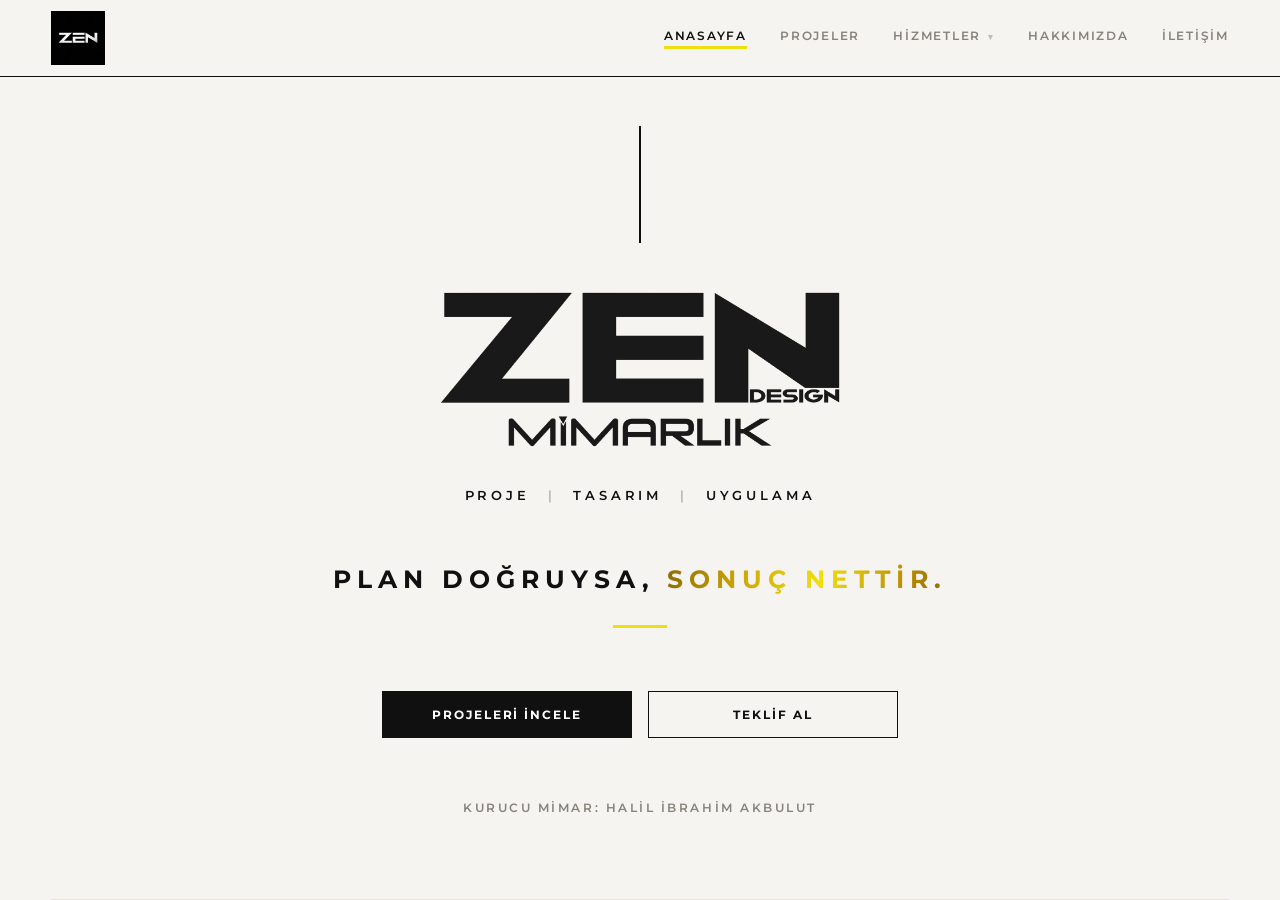
<file: index.html>
<!doctype html>
<html lang="tr">
  <head>
    <meta charset="UTF-8" />
    <meta name="viewport" content="width=device-width, initial-scale=1.0" />
    <title>ZEN DESIGN | Mimarlık</title>
    <meta
      name="description"
      content="ZEN DESIGN Mimarlık — Gaziantep merkezli proje, tasarım ve uygulama."
    />
    <meta name="theme-color" content="#f5f4f0" />
    <meta property="og:type" content="website" />
    <meta property="og:site_name" content="ZEN DESIGN Mimarlık" />
    <meta property="og:title" content="ZEN DESIGN Mimarlık" />
    <meta
      property="og:description"
      content="Gaziantep merkezli proje, tasarım ve uygulama."
    />
    <meta property="og:url" content="https://zendesignmimarlik.com/" />
    <meta property="og:image" content="https://zendesignmimarlik.com/og-image.jpg" />
    <meta name="twitter:card" content="summary" />
    <link rel="icon" type="image/png" sizes="96x96" href="favicon.png" />
    <link rel="apple-touch-icon" sizes="180x180" href="apple-touch-icon.png" />
    <link
      rel="stylesheet"
      href="https://fonts.googleapis.com/css2?family=Montserrat:wght@400;500;600;700;800&display=swap"
    />
    <link rel="stylesheet" href="styles.css" />
  </head>
  <body class="home-page">
    <header class="site-header">
      <div class="header-inner">
        <a class="brand" href="index.html" aria-label="ZEN DESIGN Mimarlık — Anasayfa"><img src="zen-icon.jpg" alt="ZEN DESIGN" /></a>
        <nav class="site-nav" aria-label="Ana menü">
          <a href="index.html" class="active">ANASAYFA</a>
          <a href="portfolio.html">PROJELER</a>
          <div class="nav-item">
            <a href="hizmetler.html">HİZMETLER</a>
            <div class="dropdown">
              <a href="hizmetler.html#paket-proje">Paket Proje</a>
              <a href="hizmetler.html#ic-mekan">İç Mekan</a>
              <a href="hizmetler.html#anahtar-teslim">Anahtar Teslim Uygulama</a>
            </div>
          </div>
          <a href="hakkimizda.html">HAKKIMIZDA</a>
          <a href="iletisim.html">İLETİŞİM</a>
        </nav>
      </div>
    </header>

    <main class="home-main">
      <section class="hero hero-home">
        <div class="hero-content hero-content-home">
          <div class="hero-drop" aria-hidden="true"></div>
          <h1 class="hero-title hero-logo">
            <img
              src="zen-logo-dark.png"
              alt="ZEN DESIGN Mimarlık"
              width="1400"
              height="543"
              fetchpriority="high"
            />
          </h1>
          <p class="hero-lead">
            PROJE <span class="sep" aria-hidden="true">|</span> TASARIM
            <span class="sep" aria-hidden="true">|</span> UYGULAMA
          </p>

          <p class="hero-tagline">
            Plan doğruysa, <span class="tagline-accent">sonuç nettir.</span>
          </p>

          <div class="hero-actions">
            <a class="btn-copper btn-solid" href="portfolio.html">Projeleri İncele</a>
            <a class="btn-copper" href="iletisim.html">Teklif Al</a>
          </div>

          <p class="hero-founder">Kurucu Mimar: Halil İbrahim Akbulut</p>
        </div>
        <div class="hero-bottom-line" aria-hidden="true"></div>
      </section>
    </main>

    <footer class="site-footer">
      <p></p>
    </footer>
    <script src="site.js"></script>
  </body>
</html>
</file>
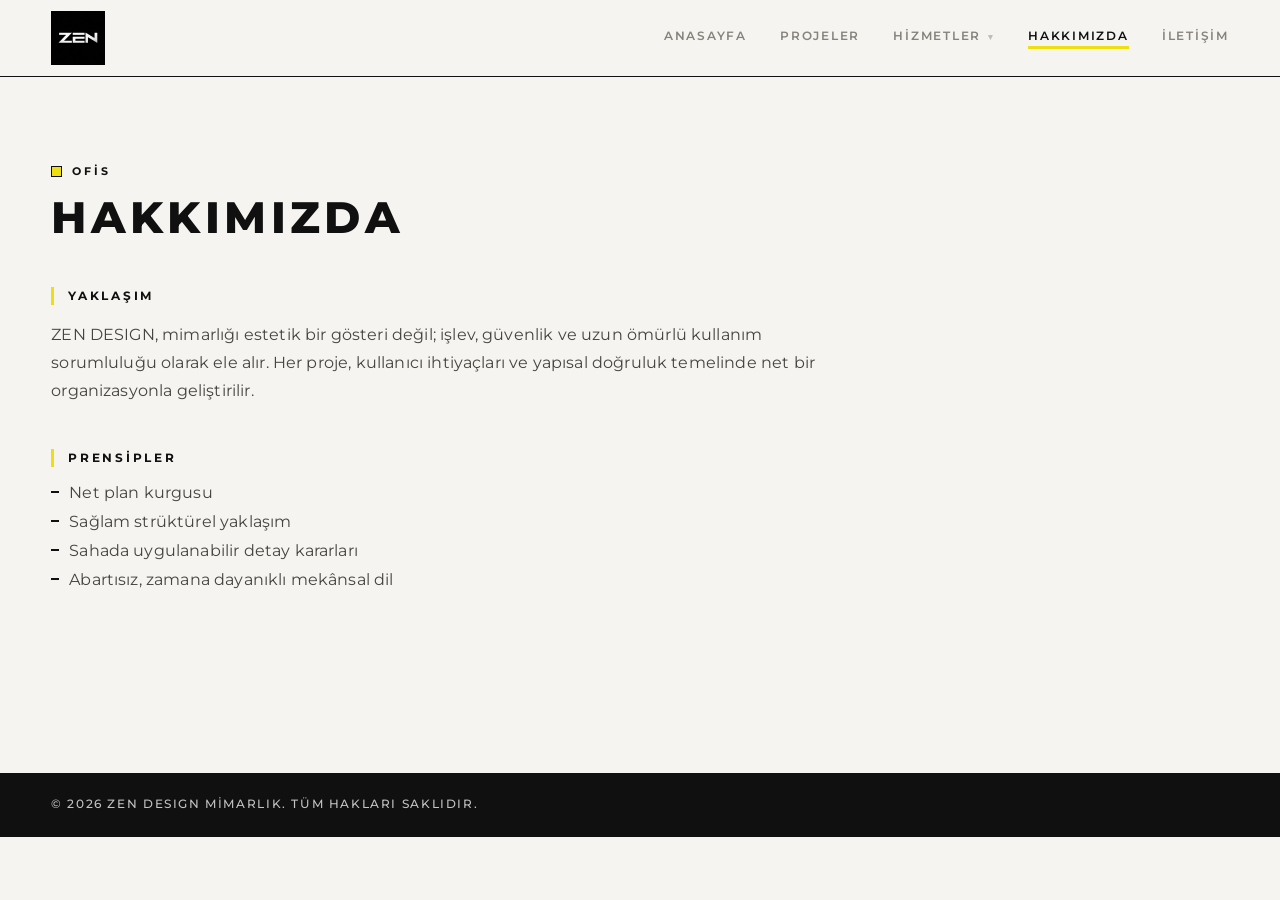
<file: hakkimizda.html>
<!doctype html>
<html lang="tr">
  <head>
    <meta charset="UTF-8" />
    <meta name="viewport" content="width=device-width, initial-scale=1.0" />
    <title>Hakkımızda | ZEN DESIGN</title>
    <link rel="icon" type="image/png" sizes="96x96" href="favicon.png" />
    <link rel="apple-touch-icon" sizes="180x180" href="apple-touch-icon.png" />
    <link
      rel="stylesheet"
      href="https://fonts.googleapis.com/css2?family=Montserrat:wght@400;500;600;700;800&display=swap"
    />
    <link rel="stylesheet" href="styles.css" />
  </head>
  <body class="home-page">
    <header class="site-header">
      <div class="header-inner">
        <a class="brand" href="index.html" aria-label="ZEN DESIGN Mimarlık — Anasayfa"><img src="zen-icon.jpg" alt="ZEN DESIGN" /></a>
        <nav class="site-nav" aria-label="Ana menü">
          <a href="index.html">ANASAYFA</a>
          <a href="portfolio.html">PROJELER</a>
          <div class="nav-item">
            <a href="hizmetler.html">HİZMETLER</a>
            <div class="dropdown">
              <a href="hizmetler.html#paket-proje">Paket Proje</a>
              <a href="hizmetler.html#ic-mekan">İç Mekan</a>
              <a href="hizmetler.html#anahtar-teslim">Anahtar Teslim Uygulama</a>
            </div>
          </div>
          <a href="hakkimizda.html" class="active">HAKKIMIZDA</a>
          <a href="iletisim.html">İLETİŞİM</a>
        </nav>
      </div>
    </header>

    <main>
      <section class="section">
        <div class="container">
          <header class="section-head">
            <p class="eyebrow">Ofis</p>
            <h1 class="page-title">Hakkımızda</h1>
          </header>

          <div class="content-block">
            <h2>Yaklaşım</h2>
            <p>
              ZEN DESIGN, mimarlığı estetik bir gösteri değil; işlev, güvenlik
              ve uzun ömürlü kullanım sorumluluğu olarak ele alır. Her proje,
              kullanıcı ihtiyaçları ve yapısal doğruluk temelinde net bir
              organizasyonla geliştirilir.
            </p>
          </div>

          <div class="content-block">
            <h2>Prensipler</h2>
            <ul class="info-list">
              <li>Net plan kurgusu</li>
              <li>Sağlam strüktürel yaklaşım</li>
              <li>Sahada uygulanabilir detay kararları</li>
              <li>Abartısız, zamana dayanıklı mekânsal dil</li>
            </ul>
          </div>
        </div>
      </section>
    </main>

    <footer class="site-footer">
      <p>&copy; 2026 ZEN DESIGN Mimarlık. Tüm hakları saklıdır.</p>
    </footer>
    <script src="site.js"></script>
  </body>
</html>
</file>
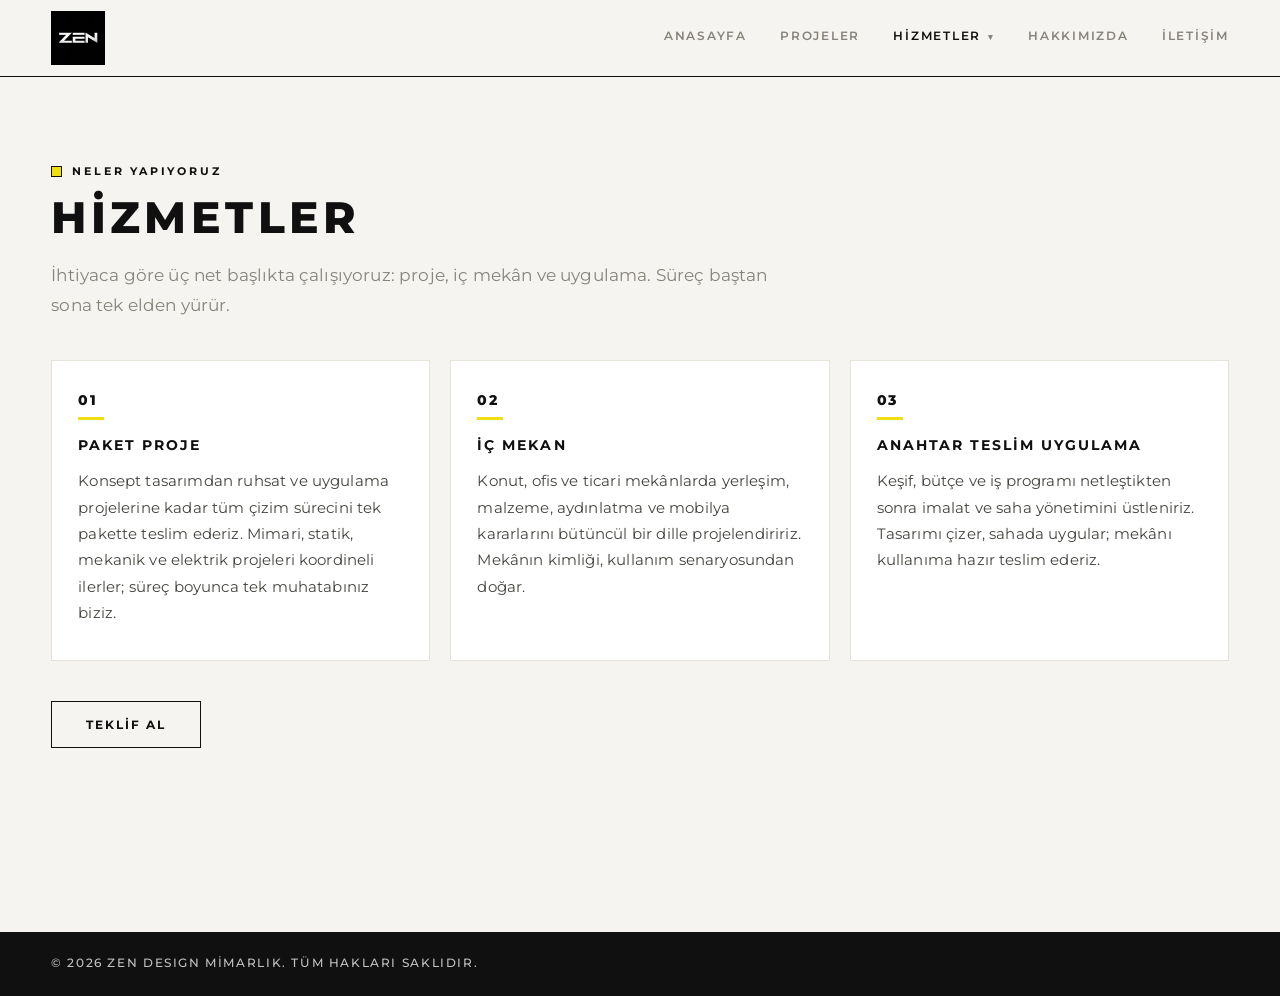
<file: hizmetler.html>
<!doctype html>
<html lang="tr">
  <head>
    <meta charset="UTF-8" />
    <meta name="viewport" content="width=device-width, initial-scale=1.0" />
    <title>Hizmetler | ZEN DESIGN</title>
    <meta
      name="description"
      content="ZEN DESIGN Mimarlık hizmetleri: paket proje, iç mekân tasarımı ve anahtar teslim uygulama."
    />
    <link rel="icon" type="image/png" sizes="96x96" href="favicon.png" />
    <link rel="apple-touch-icon" sizes="180x180" href="apple-touch-icon.png" />
    <link
      rel="stylesheet"
      href="https://fonts.googleapis.com/css2?family=Montserrat:wght@400;500;600;700;800&display=swap"
    />
    <link rel="stylesheet" href="styles.css" />
  </head>
  <body class="home-page">
    <header class="site-header">
      <div class="header-inner">
        <a class="brand" href="index.html" aria-label="ZEN DESIGN Mimarlık — Anasayfa"><img src="zen-icon.jpg" alt="ZEN DESIGN" /></a>
        <nav class="site-nav" aria-label="Ana menü">
          <a href="index.html">ANASAYFA</a>
          <a href="portfolio.html">PROJELER</a>
          <div class="nav-item">
            <a href="hizmetler.html" class="active">HİZMETLER</a>
            <div class="dropdown">
              <a href="hizmetler.html#paket-proje">Paket Proje</a>
              <a href="hizmetler.html#ic-mekan">İç Mekan</a>
              <a href="hizmetler.html#anahtar-teslim">Anahtar Teslim Uygulama</a>
            </div>
          </div>
          <a href="hakkimizda.html">HAKKIMIZDA</a>
          <a href="iletisim.html">İLETİŞİM</a>
        </nav>
      </div>
    </header>

    <main>
      <section class="section">
        <div class="container">
          <header class="section-head">
            <p class="eyebrow">Neler Yapıyoruz</p>
            <h1 class="page-title">Hizmetler</h1>
            <p class="lead">
              İhtiyaca göre üç net başlıkta çalışıyoruz: proje, iç mekân ve
              uygulama. Süreç baştan sona tek elden yürür.
            </p>
          </header>

          <div class="service-grid">
            <article class="service-card" id="paket-proje">
              <p class="service-no">01</p>
              <h2>Paket Proje</h2>
              <p class="service-text">
                Konsept tasarımdan ruhsat ve uygulama projelerine kadar tüm
                çizim sürecini tek pakette teslim ederiz. Mimari, statik,
                mekanik ve elektrik projeleri koordineli ilerler; süreç
                boyunca tek muhatabınız biziz.
              </p>
            </article>

            <article class="service-card" id="ic-mekan">
              <p class="service-no">02</p>
              <h2>İç Mekan</h2>
              <p class="service-text">
                Konut, ofis ve ticari mekânlarda yerleşim, malzeme,
                aydınlatma ve mobilya kararlarını bütüncül bir dille
                projelendiririz. Mekânın kimliği, kullanım senaryosundan
                doğar.
              </p>
            </article>

            <article class="service-card" id="anahtar-teslim">
              <p class="service-no">03</p>
              <h2>Anahtar Teslim Uygulama</h2>
              <p class="service-text">
                Keşif, bütçe ve iş programı netleştikten sonra imalat ve saha
                yönetimini üstleniriz. Tasarımı çizer, sahada uygular; mekânı
                kullanıma hazır teslim ederiz.
              </p>
            </article>
          </div>

          <div class="service-cta">
            <a class="btn-copper" href="iletisim.html">Teklif Al</a>
          </div>
        </div>
      </section>
    </main>

    <footer class="site-footer">
      <p>&copy; 2026 ZEN DESIGN Mimarlık. Tüm hakları saklıdır.</p>
    </footer>
    <script src="site.js"></script>
  </body>
</html>
</file>
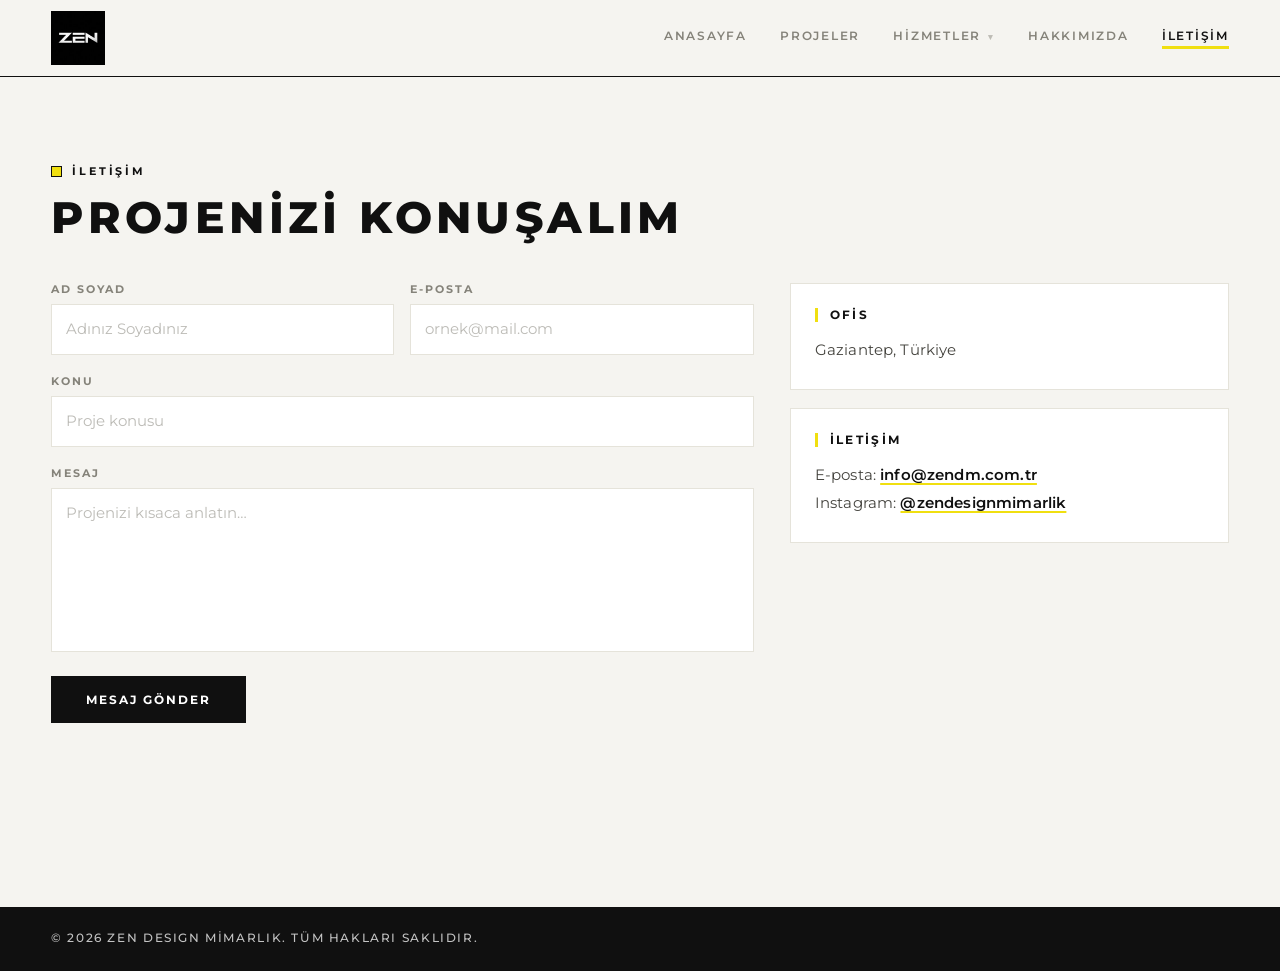
<file: iletisim.html>
<!doctype html>
<html lang="tr">
  <head>
    <meta charset="UTF-8" />
    <meta name="viewport" content="width=device-width, initial-scale=1.0" />
    <title>İletişim | ZEN DESIGN</title>
    <link rel="icon" type="image/png" sizes="96x96" href="favicon.png" />
    <link rel="apple-touch-icon" sizes="180x180" href="apple-touch-icon.png" />
    <link
      rel="stylesheet"
      href="https://fonts.googleapis.com/css2?family=Montserrat:wght@400;500;600;700;800&display=swap"
    />
    <link rel="stylesheet" href="styles.css" />
  </head>
  <body class="home-page">
    <header class="site-header">
      <div class="header-inner">
        <a class="brand" href="index.html" aria-label="ZEN DESIGN Mimarlık — Anasayfa"><img src="zen-icon.jpg" alt="ZEN DESIGN" /></a>
        <nav class="site-nav" aria-label="Ana menü">
          <a href="index.html">ANASAYFA</a>
          <a href="portfolio.html">PROJELER</a>
          <div class="nav-item">
            <a href="hizmetler.html">HİZMETLER</a>
            <div class="dropdown">
              <a href="hizmetler.html#paket-proje">Paket Proje</a>
              <a href="hizmetler.html#ic-mekan">İç Mekan</a>
              <a href="hizmetler.html#anahtar-teslim">Anahtar Teslim Uygulama</a>
            </div>
          </div>
          <a href="hakkimizda.html">HAKKIMIZDA</a>
          <a href="iletisim.html" class="active">İLETİŞİM</a>
        </nav>
      </div>
    </header>

    <main>
      <section class="section">
        <div class="container">
          <header class="section-head">
            <p class="eyebrow">İletişim</p>
            <h1 class="page-title">Projenizi Konuşalım</h1>
          </header>

          <div class="contact-layout">
            <!-- Form: formspree.io üzerinden ücretsiz bir form oluşturun,
                 aldığınız ID'yi data-formspree-id değerine yazın. -->
            <form class="contact-form" id="contact-form" novalidate
                  data-formspree-id="">
              <div class="form-row">
                <div class="form-group">
                  <label for="cf-name">Ad Soyad</label>
                  <input type="text" id="cf-name" name="name"
                         placeholder="Adınız Soyadınız" required autocomplete="name" />
                </div>
                <div class="form-group">
                  <label for="cf-email">E-posta</label>
                  <input type="email" id="cf-email" name="email"
                         placeholder="ornek@mail.com" required autocomplete="email" />
                </div>
              </div>
              <div class="form-group">
                <label for="cf-subject">Konu</label>
                <input type="text" id="cf-subject" name="subject"
                       placeholder="Proje konusu" required />
              </div>
              <div class="form-group">
                <label for="cf-message">Mesaj</label>
                <textarea id="cf-message" name="message" rows="6"
                          placeholder="Projenizi kısaca anlatın…" required></textarea>
              </div>
              <button type="submit" class="btn-copper">Mesaj Gönder</button>
              <p id="form-success" class="form-success">
                Mesajınız iletildi. En kısa sürede dönüş yapacağız.
              </p>
            </form>

            <aside class="contact-aside">
              <article class="panel">
                <h3>Ofis</h3>
                <p>Gaziantep, Türkiye</p>
              </article>
              <article class="panel">
                <h3>İletişim</h3>
                <p>
                  E-posta:
                  <a href="mailto:info@zendm.com.tr">info@zendm.com.tr</a><br />
                  Instagram:
                  <a
                    href="https://www.instagram.com/zendesignmimarlik"
                    target="_blank"
                    rel="noopener"
                    >@zendesignmimarlik</a
                  >
                </p>
              </article>
            </aside>
          </div>
        </div>
      </section>
    </main>

    <footer class="site-footer">
      <p>&copy; 2026 ZEN DESIGN Mimarlık. Tüm hakları saklıdır.</p>
    </footer>
    <script src="site.js"></script>
  </body>
</html>
</file>
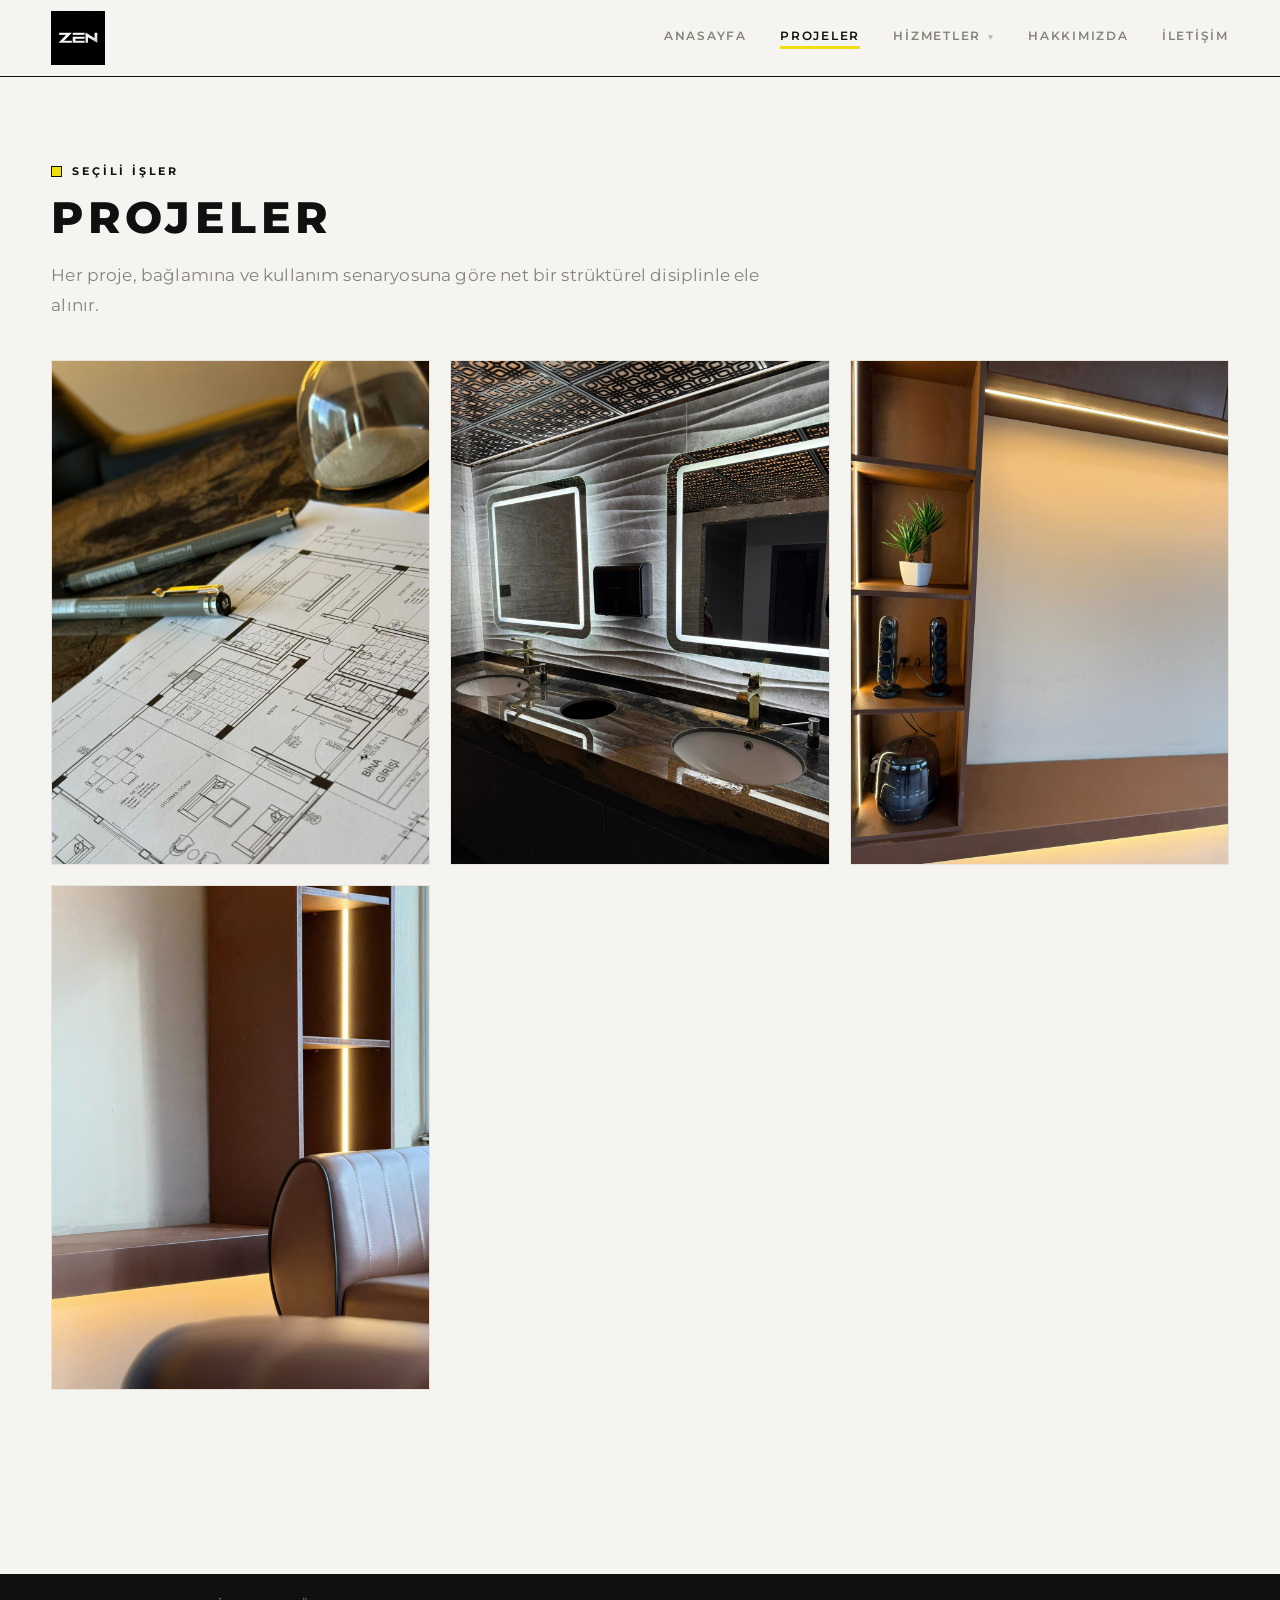
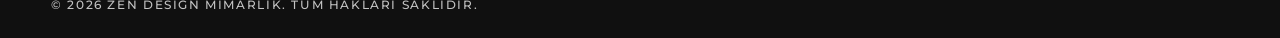
<file: portfolio.html>
<!doctype html>
<html lang="tr">
  <head>
    <meta charset="UTF-8" />
    <meta name="viewport" content="width=device-width, initial-scale=1.0" />
    <title>Projeler | ZEN DESIGN</title>
    <link rel="icon" type="image/png" sizes="96x96" href="favicon.png" />
    <link rel="apple-touch-icon" sizes="180x180" href="apple-touch-icon.png" />
    <link
      rel="stylesheet"
      href="https://fonts.googleapis.com/css2?family=Montserrat:wght@400;500;600;700;800&display=swap"
    />
    <link rel="stylesheet" href="styles.css" />
  </head>
  <body class="home-page">
    <header class="site-header">
      <div class="header-inner">
        <a class="brand" href="index.html" aria-label="ZEN DESIGN Mimarlık — Anasayfa"><img src="zen-icon.jpg" alt="ZEN DESIGN" /></a>
        <nav class="site-nav" aria-label="Ana menü">
          <a href="index.html">ANASAYFA</a>
          <a href="portfolio.html" class="active">PROJELER</a>
          <div class="nav-item">
            <a href="hizmetler.html">HİZMETLER</a>
            <div class="dropdown">
              <a href="hizmetler.html#paket-proje">Paket Proje</a>
              <a href="hizmetler.html#ic-mekan">İç Mekan</a>
              <a href="hizmetler.html#anahtar-teslim">Anahtar Teslim Uygulama</a>
            </div>
          </div>
          <a href="hakkimizda.html">HAKKIMIZDA</a>
          <a href="iletisim.html">İLETİŞİM</a>
        </nav>
      </div>
    </header>

    <main>
      <section class="section">
        <div class="container">
          <header class="section-head">
            <p class="eyebrow">Seçili İşler</p>
            <h1 class="page-title">Projeler</h1>
            <p class="lead">
              Her proje, bağlamına ve kullanım senaryosuna göre net bir
              strüktürel disiplinle ele alınır.
            </p>
          </header>

          <div class="project-grid">
            <article class="project-card">
              <img
                src="image1.jpeg"
                alt="Modern konut cephesi"
                loading="lazy"
                decoding="async"
              />
              <div class="project-overlay">
                <div>
                  <p class="project-name">Modern Konut</p>
                  <p class="project-meta">Dış cephe ve giriş kurgusu</p>
                </div>
              </div>
            </article>

            <article class="project-card">
              <img
                src="image2.jpeg"
                alt="Salon iç mekan tasarımı"
                loading="lazy"
                decoding="async"
              />
              <div class="project-overlay">
                <div>
                  <p class="project-name">Salon İç Mekan</p>
                  <p class="project-meta">Aydınlatma ve mobilya dili</p>
                </div>
              </div>
            </article>

            <article class="project-card">
              <img
                src="image3.jpeg"
                alt="Yatak odası iç mekan tasarımı"
                loading="lazy"
                decoding="async"
              />
              <div class="project-overlay">
                <div>
                  <p class="project-name">Yatak Odası</p>
                  <p class="project-meta">Doku, renk ve depolama çözümü</p>
                </div>
              </div>
            </article>

            <article class="project-card">
              <img
                src="image4.jpeg"
                alt="Mutfak tasarım detayı"
                loading="lazy"
                decoding="async"
              />
              <div class="project-overlay">
                <div>
                  <p class="project-name">Mutfak Tasarımı</p>
                  <p class="project-meta">Fonksiyonel yerleşim ve yüzeyler</p>
                </div>
              </div>
            </article>
          </div>
        </div>
      </section>
    </main>

    <footer class="site-footer">
      <p>&copy; 2026 ZEN DESIGN Mimarlık. Tüm hakları saklıdır.</p>
    </footer>
    <script src="site.js"></script>
  </body>
</html>
</file>
<file: styles.css>
/* ═══════════════════════════════════════════════════════════
   ZEN DESIGN MİMARLIK — tasarım sistemi
   Açık zemin, siyah tipografi, ince çizgi motifleri.
   Sarı (--yellow) yalnızca detay olarak kullanılır: eyebrow
   karesi, başlık çubukları, aktif nav çizgisi, hover durumları.
═══════════════════════════════════════════════════════════ */

:root {
  --bg: #f5f4f0;
  --surface: #ffffff;
  --ink: #101010;
  --body-text: #45443f;
  --muted: #85837a;
  --yellow: #f0df10;
  --line: #101010;
  --line-soft: #e5e3da;
  --max-width: 1180px;
}

* {
  margin: 0;
  padding: 0;
  box-sizing: border-box;
}

html {
  scroll-behavior: smooth;
}

html,
body {
  min-height: 100%;
}

body {
  font-family: "Montserrat", Arial, sans-serif;
  font-size: 16px;
  color: var(--body-text);
  background: var(--bg);
  overflow-x: hidden;
  letter-spacing: 0.01em;
  -webkit-font-smoothing: antialiased;
}

::selection {
  background: var(--yellow);
  color: var(--ink);
}

:focus-visible {
  outline: 2px solid var(--ink);
  outline-offset: 3px;
}

a {
  color: inherit;
  text-decoration: none;
}

img {
  display: block;
  width: 100%;
  height: auto;
}

h1,
h2,
h3 {
  color: var(--ink);
  font-weight: 700;
}

.container {
  width: min(var(--max-width), 92vw);
  margin: 0 auto;
}

/* ─── HEADER ─────────────────────────────────────────────── */

.site-header {
  position: fixed;
  top: 0;
  left: 0;
  right: 0;
  z-index: 30;
  border-bottom: 1px solid var(--line);
  background: rgba(245, 244, 240, 0.9);
  backdrop-filter: blur(10px);
}

.header-inner {
  width: min(var(--max-width), 92vw);
  margin: 0 auto;
  min-height: 76px;
  display: flex;
  align-items: center;
  justify-content: space-between;
  gap: 20px;
}

.brand {
  display: flex;
  align-items: center;
  flex-shrink: 0;
  transition: opacity 180ms ease;
}

.brand img {
  width: auto;
  height: 54px;
}

.brand:hover {
  opacity: 0.7;
}

.site-nav {
  display: flex;
  align-items: center;
  gap: clamp(16px, 2.6vw, 38px);
  font-size: 0.78rem;
  font-weight: 600;
  text-transform: uppercase;
  letter-spacing: 0.14em;
}

.site-nav a {
  position: relative;
  color: var(--muted);
  padding-bottom: 6px;
  white-space: nowrap;
  transition: color 180ms ease;
}

.site-nav a.active,
.site-nav a:hover {
  color: var(--ink);
}

.site-nav a.active::after {
  content: "";
  position: absolute;
  left: 0;
  right: 0;
  bottom: 0;
  height: 3px;
  background: var(--yellow);
}

/* ─── NAV DROPDOWN (Hizmetler) ───────────────────────────── */

.nav-item {
  position: relative;
  display: flex;
  align-items: center;
}

.nav-item > a::after {
  content: "▾";
  margin-left: 7px;
  font-size: 0.72em;
  opacity: 0.5;
}

.site-nav .nav-item > a.active::after {
  content: "▾";
  position: static;
  height: auto;
  background: none;
}

.dropdown {
  position: absolute;
  top: 100%;
  left: 50%;
  transform: translate(-50%, 8px);
  min-width: 240px;
  display: flex;
  flex-direction: column;
  padding: 8px 0;
  background: var(--surface);
  border: 1px solid var(--ink);
  box-shadow: 0 16px 34px rgba(16, 16, 16, 0.12);
  opacity: 0;
  visibility: hidden;
  pointer-events: none;
  transition: opacity 180ms ease, transform 180ms ease;
}

.dropdown::before {
  content: "";
  position: absolute;
  top: -16px;
  left: 0;
  right: 0;
  height: 16px;
}

.nav-item:hover .dropdown,
.nav-item:focus-within .dropdown {
  opacity: 1;
  visibility: visible;
  pointer-events: auto;
  transform: translate(-50%, 0);
}

.dropdown a {
  padding: 11px 18px;
  font-size: 0.7rem;
  letter-spacing: 0.12em;
  color: var(--body-text);
  transition: color 160ms ease, background-color 160ms ease;
}

.dropdown a:hover {
  color: var(--ink);
  background: var(--yellow);
}

main {
  padding-top: 76px;
}

.home-main {
  padding-top: 76px;
}

/* ─── HOME HERO ──────────────────────────────────────────── */

.hero-home {
  min-height: calc(100svh - 76px);
  display: flex;
  flex-direction: column;
  align-items: center;
}

.hero-content-home {
  width: min(820px, 92vw);
  padding-top: clamp(30px, 5.5vh, 64px);
  display: flex;
  flex-direction: column;
  align-items: center;
  text-align: center;
}

/* Referans afişteki dikey çizgi motifi: logoya inen ince hat */
.hero-drop {
  width: 2px;
  height: clamp(64px, 13vh, 128px);
  background: var(--ink);
}

/*
  Marka kilidi: ZEN DESIGN.pdf'ten üretilen zen-logo-dark.png
  (ZEN + DESIGN + MİMARLIK), açık zemin için siyah versiyon.
*/
.hero-content-home .hero-title.hero-logo {
  width: 100%;
  margin-top: clamp(30px, 5.5vh, 56px);
  display: flex;
  justify-content: center;
}

.hero-logo img {
  width: min(400px, 72vw);
  height: auto;
}

.hero-lead {
  margin-top: clamp(26px, 4.5vh, 44px);
  font-size: clamp(0.72rem, 1vw, 0.86rem);
  font-weight: 600;
  letter-spacing: 0.3em;
  text-transform: uppercase;
  color: var(--ink);
  text-align: center;
}

.hero-lead .sep {
  color: var(--muted);
  font-weight: 400;
  margin: 0 clamp(4px, 1vw, 10px);
}

.hero-content-home .hero-tagline {
  margin-top: clamp(40px, 6.5vh, 72px);
  font-size: clamp(1.05rem, 2.2vw, 1.55rem);
  font-weight: 700;
  letter-spacing: 0.24em;
  text-transform: uppercase;
  color: var(--ink);
  line-height: 1.5;
  text-align: center;
}

.hero-content-home .hero-tagline::after {
  content: "";
  display: block;
  width: 54px;
  height: 3px;
  background: var(--yellow);
  margin: clamp(20px, 3vh, 30px) auto 0;
}

/* "sonuç nettir." — altın sarısı degrade vurgu (metne kırpılmış gradyan) */
.hero-tagline .tagline-accent {
  background: linear-gradient(
    100deg,
    #8f6c03 0%,
    #d4ad06 30%,
    #f2df0d 55%,
    #b98c05 85%,
    #8f6c03 100%
  );
  -webkit-background-clip: text;
  background-clip: text;
  -webkit-text-fill-color: transparent;
  color: transparent;
}

.hero-actions {
  margin-top: clamp(44px, 7vh, 84px);
  display: flex;
  gap: 16px;
  flex-wrap: wrap;
  justify-content: center;
}

.hero-actions .btn-copper {
  min-width: clamp(200px, 22vw, 250px);
}

.hero-founder {
  margin-top: clamp(44px, 7vh, 80px);
  margin-bottom: 22px;
  font-size: 0.72rem;
  font-weight: 600;
  letter-spacing: 0.22em;
  text-transform: uppercase;
  color: var(--muted);
  text-align: center;
  padding: 0 16px;
}

.hero-bottom-line {
  width: min(var(--max-width), 92vw);
  margin: auto auto 0;
  border-top: 1px solid var(--line-soft);
}

/* Hero giriş animasyonu: çizgi yukarıdan büyür, öğeler alttan belirir */
@keyframes dropGrow {
  from {
    transform: scaleY(0);
  }
  to {
    transform: scaleY(1);
  }
}

@keyframes heroRise {
  from {
    opacity: 0;
    transform: translateY(24px);
  }
  to {
    opacity: 1;
    transform: translateY(0);
  }
}

.hero-content-home > * {
  animation: heroRise 640ms cubic-bezier(0.22, 0.65, 0.25, 1) both;
}

.hero-content-home > .hero-drop {
  transform-origin: top;
  animation: dropGrow 900ms cubic-bezier(0.22, 0.65, 0.25, 1) both;
}

.hero-content-home > :nth-child(2) {
  animation-delay: 150ms;
}

.hero-content-home > :nth-child(3) {
  animation-delay: 260ms;
}

.hero-content-home > :nth-child(4) {
  animation-delay: 370ms;
}

.hero-content-home > :nth-child(5) {
  animation-delay: 480ms;
}

.hero-content-home > :nth-child(6) {
  animation-delay: 590ms;
}

.home-main + .site-footer {
  display: none;
}

/* ─── BUTONLAR ───────────────────────────────────────────── */

.btn-copper {
  display: inline-flex;
  align-items: center;
  justify-content: center;
  padding: 15px 34px;
  border: 1px solid var(--ink);
  border-radius: 0;
  background: transparent;
  cursor: pointer;
  font-family: "Montserrat", Arial, sans-serif;
  font-size: 0.76rem;
  font-weight: 700;
  letter-spacing: 0.16em;
  text-transform: uppercase;
  color: var(--ink);
  transition: background-color 180ms ease, color 180ms ease,
    border-color 180ms ease, transform 180ms ease, box-shadow 180ms ease;
}

.btn-copper:hover {
  background: var(--ink);
  color: #ffffff;
  transform: translateY(-2px);
  box-shadow: 0 12px 26px rgba(16, 16, 16, 0.16);
}

/* Dolgulu birincil buton; hover'da sarı vurgu */
.btn-solid {
  background: var(--ink);
  color: #ffffff;
}

.btn-solid:hover {
  background: var(--yellow);
  border-color: var(--yellow);
  color: var(--ink);
}

/* ─── SECTIONS ───────────────────────────────────────────── */

.section {
  padding: 88px 0;
}

.section-head {
  margin-bottom: 40px;
}

.eyebrow {
  display: flex;
  align-items: center;
  gap: 10px;
  font-size: 0.68rem;
  font-weight: 700;
  text-transform: uppercase;
  letter-spacing: 0.26em;
  color: var(--ink);
}

.eyebrow::before {
  content: "";
  width: 9px;
  height: 9px;
  background: var(--yellow);
  border: 1px solid var(--ink);
  flex-shrink: 0;
}

.page-title {
  margin-top: 14px;
  font-weight: 800;
  text-transform: uppercase;
  font-size: clamp(1.65rem, 4.4vw, 2.75rem);
  letter-spacing: 0.1em;
  line-height: 1.16;
}

.lead {
  margin-top: 18px;
  max-width: 720px;
  color: var(--muted);
  font-size: clamp(0.95rem, 1.6vw, 1.06rem);
  line-height: 1.75;
}

/* ─── CONTENT BLOCK ──────────────────────────────────────── */

.content-block {
  margin-top: 44px;
}

.content-block h2 {
  font-size: 0.78rem;
  letter-spacing: 0.22em;
  text-transform: uppercase;
  padding-left: 14px;
  border-left: 3px solid var(--yellow);
  line-height: 1.4;
  margin-bottom: 16px;
}

.content-block p {
  max-width: 780px;
  color: var(--body-text);
  line-height: 1.8;
  font-size: 0.98rem;
}

.info-list {
  list-style: none;
  margin-top: 6px;
  display: grid;
  gap: 10px;
  color: var(--body-text);
  font-size: 0.98rem;
}

.info-list li {
  position: relative;
  padding-left: 18px;
}

.info-list li::before {
  content: "";
  position: absolute;
  left: 0;
  top: 0.55em;
  width: 8px;
  height: 2px;
  background: var(--ink);
}

.note {
  margin-top: 30px;
  font-size: 0.8rem;
  letter-spacing: 0.04em;
  color: var(--muted);
}

/* ─── PROJECT GRID ───────────────────────────────────────── */

.project-grid {
  display: grid;
  grid-template-columns: repeat(3, 1fr);
  gap: 20px;
}

.project-card {
  position: relative;
  background: var(--surface);
  border: 1px solid var(--line-soft);
  overflow: hidden;
  min-height: 340px;
  transition: border-color 200ms ease;
}

.project-card:hover {
  border-color: var(--ink);
}

.project-card img {
  width: 100%;
  height: 100%;
  object-fit: cover;
  filter: saturate(0.92);
  transition: transform 480ms cubic-bezier(0.22, 0.65, 0.25, 1);
}

.project-card:hover img {
  transform: scale(1.045);
}

.project-overlay {
  position: absolute;
  inset: 0;
  display: flex;
  align-items: flex-end;
  padding: 20px;
  background: linear-gradient(to top, rgba(16, 16, 16, 0.85), rgba(16, 16, 16, 0.02) 55%);
  opacity: 0;
  transition: opacity 200ms ease;
}

.project-card:hover .project-overlay {
  opacity: 1;
}

.project-name {
  color: #ffffff;
  font-size: 0.85rem;
  font-weight: 700;
  text-transform: uppercase;
  letter-spacing: 0.12em;
}

.project-meta {
  margin-top: 6px;
  font-size: 0.8rem;
  color: rgba(255, 255, 255, 0.72);
}

/* ─── COVER ──────────────────────────────────────────────── */

.cover {
  min-height: 64vh;
  display: grid;
  place-items: end start;
  background-size: cover;
  background-position: center;
}

.cover-content {
  width: 100%;
  padding: 38px 0;
  background: linear-gradient(to top, rgba(16, 16, 16, 0.78), rgba(16, 16, 16, 0.02));
}

.cover-title {
  font-weight: 800;
  text-transform: uppercase;
  font-size: clamp(1.5rem, 4.2vw, 2.6rem);
  letter-spacing: 0.08em;
  color: #ffffff;
}

.cover-sub {
  margin-top: 8px;
  font-size: 0.95rem;
  color: rgba(255, 255, 255, 0.8);
}

.cover-year {
  display: inline-block;
  margin-top: 12px;
  padding: 4px 10px;
  background: var(--yellow);
  color: var(--ink);
  font-size: 0.72rem;
  font-weight: 700;
  letter-spacing: 0.2em;
}

/* ─── GALERİ / GÖRSELLER ─────────────────────────────────── */

.single-image {
  margin-top: 18px;
  border: 1px solid var(--line-soft);
  background: var(--surface);
  overflow: hidden;
}

.single-image img {
  max-height: 560px;
  object-fit: cover;
}

.gallery-grid {
  margin-top: 18px;
  display: grid;
  grid-template-columns: repeat(3, 1fr);
  gap: 16px;
}

.gallery-item {
  border: 1px solid var(--line-soft);
  background: var(--surface);
  overflow: hidden;
}

.gallery-item img {
  aspect-ratio: 4 / 3;
  object-fit: cover;
}

.gallery-caption {
  padding: 10px 12px;
  font-size: 0.66rem;
  font-weight: 700;
  letter-spacing: 0.18em;
  text-transform: uppercase;
  color: var(--muted);
  border-top: 1px solid var(--line-soft);
}

/* ─── SERVICES (hizmetler.html) ──────────────────────────── */

.service-grid {
  display: grid;
  grid-template-columns: repeat(3, 1fr);
  gap: 20px;
}

.service-card {
  border: 1px solid var(--line-soft);
  background: var(--surface);
  padding: 30px 26px 34px;
  scroll-margin-top: 110px;
  transition: border-color 220ms ease, transform 220ms ease, box-shadow 220ms ease;
}

.service-card:hover {
  border-color: var(--ink);
  transform: translateY(-4px);
  box-shadow: 0 18px 36px rgba(16, 16, 16, 0.08);
}

.service-no {
  font-size: 0.9rem;
  font-weight: 800;
  letter-spacing: 0.1em;
  color: var(--ink);
}

.service-no::after {
  content: "";
  display: block;
  width: 26px;
  height: 3px;
  background: var(--yellow);
  margin-top: 8px;
}

.service-card h2 {
  margin-top: 16px;
  font-size: 0.9rem;
  letter-spacing: 0.14em;
  text-transform: uppercase;
}

.service-text {
  margin-top: 14px;
  color: var(--body-text);
  line-height: 1.75;
  font-size: 0.94rem;
}

.service-cta {
  margin-top: 40px;
}

/* ─── CONTACT ────────────────────────────────────────────── */

.contact-layout {
  display: grid;
  grid-template-columns: 1.6fr 1fr;
  gap: 36px;
  align-items: start;
  margin-top: 8px;
}

.contact-aside {
  display: grid;
  gap: 18px;
}

.panel {
  border: 1px solid var(--line-soft);
  background: var(--surface);
  padding: 24px;
}

.panel h3 {
  font-size: 0.72rem;
  letter-spacing: 0.2em;
  text-transform: uppercase;
  padding-left: 12px;
  border-left: 3px solid var(--yellow);
  margin-bottom: 14px;
}

.panel p {
  color: var(--body-text);
  line-height: 1.9;
  font-size: 0.94rem;
}

.panel a {
  color: var(--ink);
  font-weight: 600;
  text-decoration: underline;
  text-decoration-color: var(--yellow);
  text-decoration-thickness: 2px;
  text-underline-offset: 3px;
  transition: text-decoration-thickness 140ms ease;
}

.panel a:hover {
  text-decoration-thickness: 3px;
}

/* ─── İLETİŞİM FORMU ─────────────────────────────────────── */

.contact-form {
  display: grid;
  gap: 20px;
}

.form-row {
  display: grid;
  grid-template-columns: 1fr 1fr;
  gap: 16px;
}

.form-group {
  display: flex;
  flex-direction: column;
  gap: 8px;
}

.form-group label {
  font-size: 0.66rem;
  font-weight: 700;
  letter-spacing: 0.18em;
  text-transform: uppercase;
  color: var(--muted);
}

.form-group input,
.form-group textarea {
  background: var(--surface);
  border: 1px solid var(--line-soft);
  border-radius: 0;
  padding: 13px 14px;
  color: var(--ink);
  font-family: "Montserrat", Arial, sans-serif;
  font-size: 0.95rem;
  line-height: 1.5;
  outline: none;
  transition: border-color 200ms ease;
  resize: none;
  width: 100%;
  -webkit-appearance: none;
}

.form-group input::placeholder,
.form-group textarea::placeholder {
  color: rgba(133, 131, 122, 0.55);
}

.form-group input:focus,
.form-group textarea:focus {
  border-color: var(--ink);
}

.contact-form .btn-copper {
  margin-top: 4px;
  justify-self: start;
  background: var(--ink);
  color: #ffffff;
}

.contact-form .btn-copper:hover {
  background: var(--yellow);
  border-color: var(--yellow);
  color: var(--ink);
}

.form-success {
  display: none;
  padding: 14px 0 0;
  color: var(--body-text);
  font-size: 0.8rem;
  letter-spacing: 0.06em;
  border-top: 2px solid var(--yellow);
}

/* ─── FOOTER ─────────────────────────────────────────────── */

.site-footer {
  margin-top: 96px;
  background: var(--ink);
}

.site-footer p {
  width: min(var(--max-width), 92vw);
  margin: 0 auto;
  padding: 24px 0 26px;
  color: rgba(255, 255, 255, 0.75);
  font-size: 0.72rem;
  font-weight: 500;
  letter-spacing: 0.14em;
  text-transform: uppercase;
}

/* ═══════════════════════════════════════════════════════════
   SAYFA GEÇİŞ ANİMASYONU
═══════════════════════════════════════════════════════════ */

@keyframes pgFadeIn {
  from { opacity: 0; }
  to   { opacity: 1; }
}

body {
  animation: pgFadeIn 380ms ease both;
}

body.page-out {
  opacity: 0;
  animation: none;
  transition: opacity 260ms ease;
}

/* ═══════════════════════════════════════════════════════════
   SCROLL ANİMASYONLARI
═══════════════════════════════════════════════════════════ */

.animate-in {
  opacity: 0;
  transform: translateY(22px);
  transition: opacity 640ms ease, transform 640ms ease;
}

.animate-in.in-view {
  opacity: 1;
  transform: translateY(0);
}

/* ═══════════════════════════════════════════════════════════
   HAMBURGER MENÜ
═══════════════════════════════════════════════════════════ */

.nav-toggle {
  display: none;
  flex-direction: column;
  justify-content: center;
  align-items: center;
  gap: 5px;
  width: 40px;
  height: 40px;
  background: none;
  border: none;
  cursor: pointer;
  padding: 4px;
  position: relative;
  z-index: 31;
  flex-shrink: 0;
}

.nav-toggle span {
  display: block;
  width: 22px;
  height: 2px;
  background: var(--ink);
  transition: transform 260ms ease, opacity 200ms ease;
  transform-origin: center;
}

.nav-toggle.active span:nth-child(1) {
  transform: translateY(7px) rotate(45deg);
}
.nav-toggle.active span:nth-child(2) {
  opacity: 0;
  transform: scaleX(0);
}
.nav-toggle.active span:nth-child(3) {
  transform: translateY(-7px) rotate(-45deg);
}

/* ═══════════════════════════════════════════════════════════
   RESPONSIVE — TABLET (≤ 980px)
═══════════════════════════════════════════════════════════ */

@media (max-width: 980px) {
  .project-grid,
  .gallery-grid,
  .service-grid,
  .contact-layout {
    grid-template-columns: 1fr;
  }

  .project-card {
    min-height: 280px;
  }

  .site-nav {
    gap: 16px;
  }
}

/* ═══════════════════════════════════════════════════════════
   RESPONSIVE — MOBİL (≤ 720px)
═══════════════════════════════════════════════════════════ */

@media (max-width: 720px) {

  .header-inner {
    min-height: 60px;
  }

  /* backdrop-filter, içindeki fixed menünün viewport yerine
     header'a sabitlenmesine yol açıyor — mobilde kapat */
  .site-header {
    backdrop-filter: none;
  }

  .brand img {
    height: 44px;
  }

  main {
    padding-top: 60px;
  }

  .home-main {
    padding-top: 60px;
  }

  .nav-toggle {
    display: flex;
  }

  /* Fullscreen mobil menü */
  .site-nav {
    position: fixed;
    inset: 0;
    width: 100%;
    background: var(--bg);
    z-index: 28;
    flex-direction: column;
    align-items: center;
    justify-content: center;
    justify-content: safe center;
    gap: 26px;
    padding: 80px 0 48px;
    overflow-y: auto;
    opacity: 0;
    pointer-events: none;
    transition: opacity 280ms ease;
  }

  .site-nav.open {
    opacity: 1;
    pointer-events: auto;
  }

  .site-nav a {
    font-size: 0.95rem;
    font-weight: 700;
    letter-spacing: 0.22em;
    color: var(--ink);
  }

  /* Dropdown: mobil menüde düz liste */
  .nav-item {
    flex-direction: column;
    align-items: center;
    gap: 16px;
  }

  .nav-item > a::after {
    content: none;
  }

  .site-nav .dropdown {
    position: static;
    transform: none;
    opacity: 1;
    visibility: visible;
    pointer-events: auto;
    min-width: 0;
    padding: 0;
    background: none;
    border: none;
    box-shadow: none;
    align-items: center;
    gap: 14px;
  }

  .site-nav .dropdown::before {
    display: none;
  }

  .site-nav .dropdown a {
    padding: 0;
    font-size: 0.72rem;
    letter-spacing: 0.16em;
    color: var(--muted);
    background: none;
  }

  .site-nav .dropdown a:hover {
    background: none;
    color: var(--ink);
  }

  /* Home hero */
  .hero-home {
    min-height: calc(100svh - 60px);
  }

  .hero-content-home {
    padding-top: clamp(22px, 4vh, 40px);
    width: 94vw;
  }

  .hero-drop {
    height: clamp(44px, 8.5vh, 80px);
  }

  .hero-logo img {
    width: min(258px, 74vw);
  }

  .hero-lead {
    font-size: 0.64rem;
    letter-spacing: 0.2em;
  }

  .hero-content-home .hero-tagline {
    margin-top: 40px;
    font-size: 0.92rem;
    letter-spacing: 0.18em;
    padding: 0 8px;
  }

  .hero-actions {
    margin-top: 42px;
    width: 100%;
    flex-direction: column;
    align-items: center;
    gap: 12px;
  }

  .hero-actions .btn-copper {
    width: min(84vw, 320px);
    min-width: 0;
    padding: 14px 16px;
  }

  .hero-founder {
    margin-top: 40px;
    font-size: 0.64rem;
  }

  /* Genel */
  .section {
    padding: 64px 0;
  }

  .cover {
    min-height: 52vh;
  }

  .btn-copper {
    padding: 13px 26px;
  }

  .form-row {
    grid-template-columns: 1fr;
  }

  /* 16px altı font, iOS'ta input odağında otomatik zoom yapar */
  .form-group input,
  .form-group textarea {
    font-size: 16px;
  }

  .site-footer {
    margin-top: 64px;
  }
}

/* ═══════════════════════════════════════════════════════════
   RESPONSIVE — KÜÇÜK MOBİL (≤ 400px)
═══════════════════════════════════════════════════════════ */

@media (max-width: 400px) {
  .hero-logo img {
    width: 76vw;
  }

  .hero-drop {
    height: clamp(36px, 7vh, 60px);
  }

  .hero-lead {
    font-size: 0.58rem;
    letter-spacing: 0.16em;
  }

  .hero-content-home .hero-tagline {
    font-size: 0.82rem;
  }

  .hero-actions .btn-copper {
    width: 90vw;
  }
}

/* ═══════════════════════════════════════════════════════════
   AZALTILMIŞ HAREKET
═══════════════════════════════════════════════════════════ */

@media (prefers-reduced-motion: reduce) {
  body,
  .hero-content-home > *,
  .hero-content-home > .hero-drop {
    animation: none;
  }

  .animate-in {
    opacity: 1;
    transform: none;
    transition: none;
  }
}
</file>
